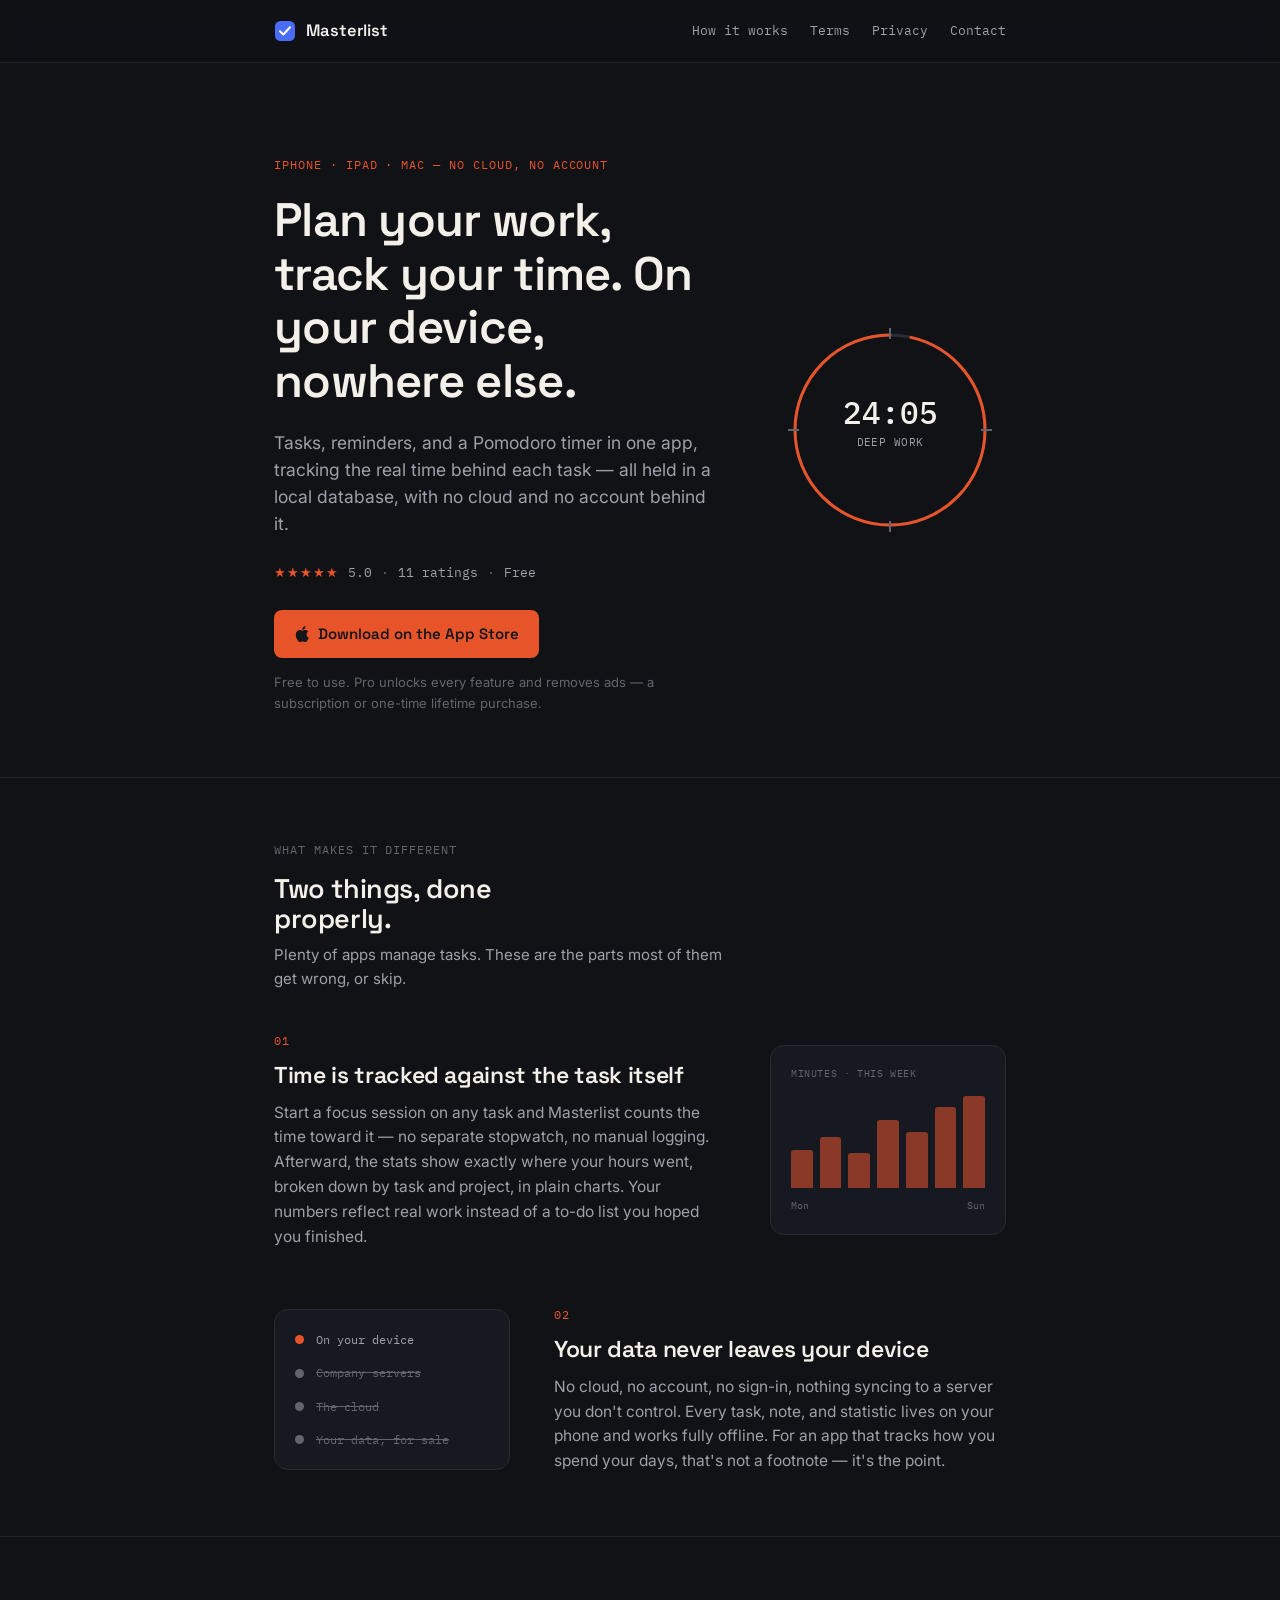
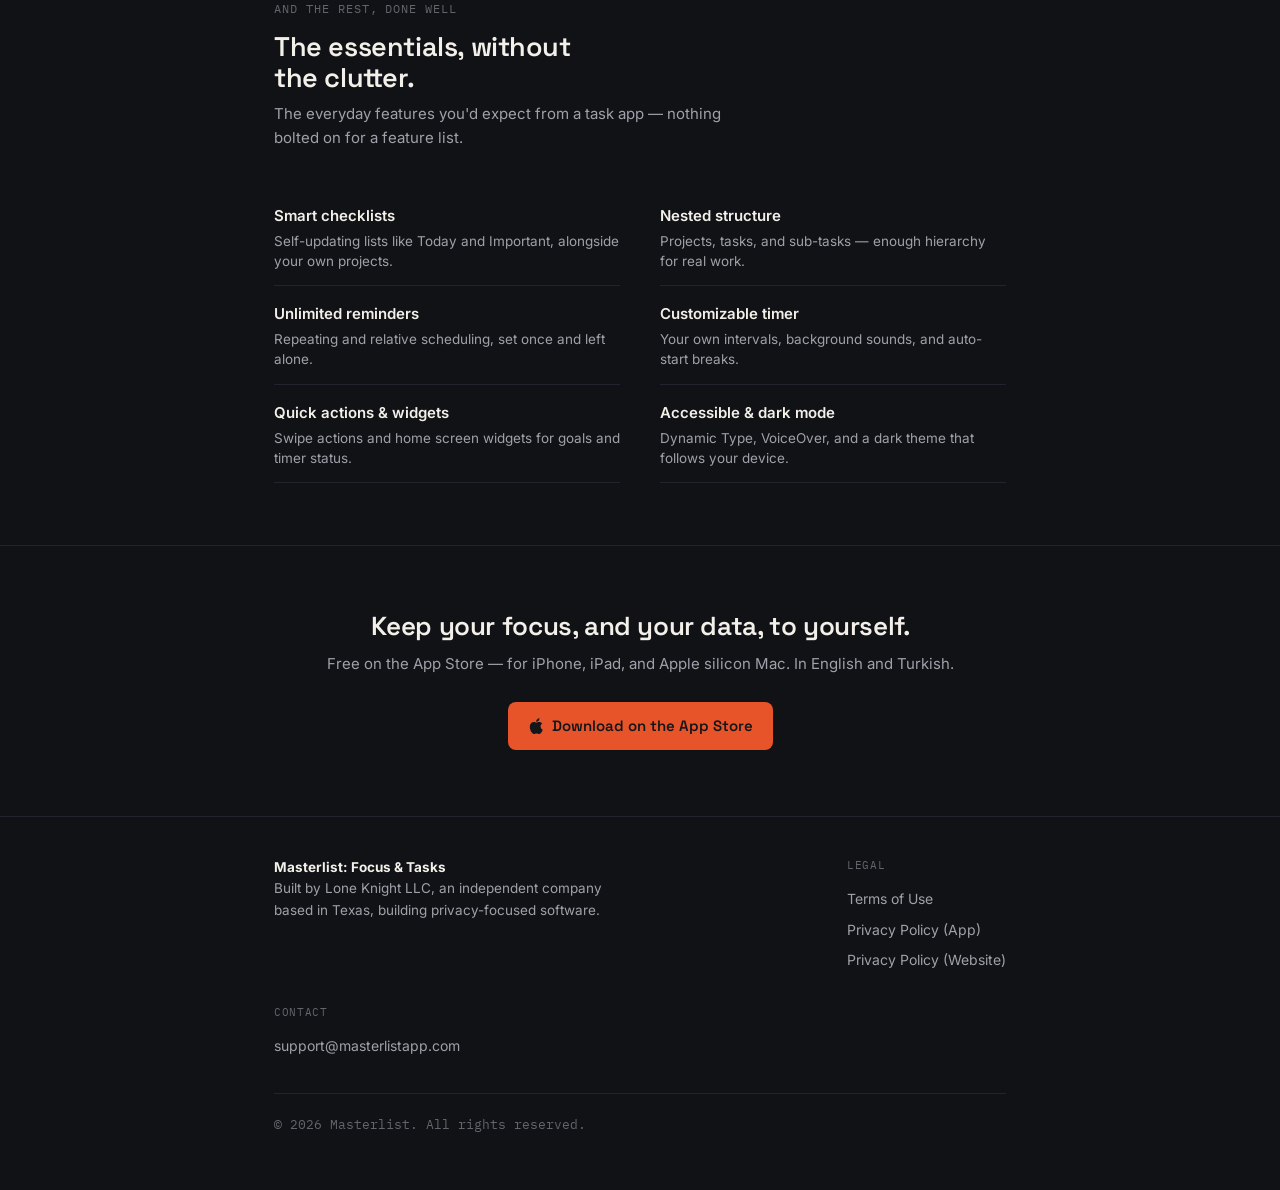
<file: index.html>
<!doctype html>
<html lang="en">
<head>
<meta charset="utf-8">
<meta name="viewport" content="width=device-width, initial-scale=1">
<title>Masterlist — Tasks, focus timer, and time tracking, kept on your device</title>
<meta name="description" content="Tasks, reminders, and a Pomodoro timer in one app for iPhone, iPad, and Mac. Tracks the time behind each task, and stores everything in a local database on your device — no cloud, no account.">
<link rel="stylesheet" href="/styles.css">
<link rel="icon" href="data:,">
</head>
<body>

<header class="hd">
  <div class="wrap">
    <a href="/" class="brand">
      <svg class="brand-mark" viewBox="0 0 22 22" fill="none">
        <rect x="1" y="1" width="20" height="20" rx="5.5" fill="#4a6cf7"/>
        <path d="M6 11.2L9.3 14.5L16 7.2" stroke="white" stroke-width="2" stroke-linecap="round" stroke-linejoin="round"/>
      </svg>
      Masterlist
    </a>
    <nav class="nav">
      <a href="#how">How it works</a>
      <a href="/terms-of-use/">Terms</a>
      <a href="/privacy-policy/">Privacy</a>
      <a href="/contact/">Contact</a>
    </nav>
  </div>
</header>

<main>

  <!-- HERO -->
  <section class="hero">
    <div class="wrap hero-grid">
      <div class="hero-copy">
        <div class="eyebrow">iPhone · iPad · Mac — no cloud, no account</div>
        <h1 class="title">Plan your work, track your time. On your device, nowhere else.</h1>
        <p class="lede">Tasks, reminders, and a Pomodoro timer in one app, tracking the real time behind each task — all held in a local database, with no cloud and no account behind it.</p>
        <div class="rating">
          <span class="stars">★★★★★</span>
          <span>5.0</span><span class="sep">·</span>
          <span>11 ratings</span><span class="sep">·</span>
          <span>Free</span>
        </div>
        <a class="btn" href="https://apps.apple.com/us/app/masterlist-focus-tasks/id1486131008?platform=iphone">
          <svg width="15" height="18" viewBox="0 0 15 18" fill="currentColor"><path d="M12.5 9.6c0-2 1.6-3 1.7-3-.9-1.4-2.4-1.5-2.9-1.6-1.2-.1-2.4.7-3 .7-.6 0-1.6-.7-2.6-.7C4.4 5 3.2 5.7 2.5 7c-1.4 2.4-.4 6 1 8 .7 1 1.5 2 2.5 2 1 0 1.4-.6 2.6-.6 1.2 0 1.5.6 2.6.6 1.1 0 1.8-1 2.4-2 .8-1.1 1.1-2.2 1.1-2.3-.1 0-2.1-.8-2.1-3.1zM10.6 3.8c.5-.7.9-1.6.8-2.6-.8 0-1.8.6-2.4 1.2-.5.6-1 1.5-.8 2.4.9.1 1.8-.4 2.4-1z"/></svg>
          Download on the App Store
        </a>
        <p class="hero-fine">Free to use. Pro unlocks every feature and removes ads — a subscription or one-time lifetime purchase.</p>
      </div>

      <div class="dial-wrap">
        <svg class="dial" viewBox="0 0 232 232" role="img" aria-label="A focus timer counting down on the task 'Deep work', its ring depleting as time runs out">
          <circle class="dial-track" cx="116" cy="116" r="95"/>
          <circle class="dial-arc" id="dialArc" cx="116" cy="116" r="95"/>
          <g class="dial-tick">
            <line x1="116" y1="14" x2="116" y2="25"/>
            <line x1="218" y1="116" x2="207" y2="116"/>
            <line x1="116" y1="218" x2="116" y2="207"/>
            <line x1="14" y1="116" x2="25" y2="116"/>
          </g>
          <text x="116" y="110" text-anchor="middle" class="dial-time" id="dialTime">25:00</text>
          <text x="116" y="132" text-anchor="middle" class="dial-task">DEEP WORK</text>
        </svg>
      </div>
    </div>
  </section>

  <!-- THE TWO PILLARS -->
  <section class="sec" id="how">
    <div class="wrap">
      <div class="kicker">What makes it different</div>
      <h2 class="sec-title">Two things, done properly.</h2>
      <p class="sec-sub">Plenty of apps manage tasks. These are the parts most of them get wrong, or skip.</p>

      <div class="pillar">
        <div class="pillar-body">
          <div class="pillar-index">01</div>
          <h3>Time is tracked against the task itself</h3>
          <p>Start a focus session on any task and Masterlist counts the time toward it — no separate stopwatch, no manual logging. Afterward, the stats show exactly where your hours went, broken down by task and project, in plain charts. Your numbers reflect real work instead of a to-do list you hoped you finished.</p>
        </div>
        <div class="pillar-art" aria-hidden="true">
          <div class="chart-cap">Minutes · this week</div>
          <div class="bars">
            <span style="height:42%"></span>
            <span style="height:56%"></span>
            <span style="height:38%"></span>
            <span style="height:74%"></span>
            <span style="height:61%"></span>
            <span style="height:88%"></span>
            <span style="height:100%"></span>
          </div>
          <div class="chart-foot"><span>Mon</span><span>Sun</span></div>
        </div>
      </div>

      <div class="pillar flip">
        <div class="pillar-body">
          <div class="pillar-index">02</div>
          <h3>Your data never leaves your device</h3>
          <p>No cloud, no account, no sign-in, nothing syncing to a server you don't control. Every task, note, and statistic lives on your phone and works fully offline. For an app that tracks how you spend your days, that's not a footnote — it's the point.</p>
        </div>
        <div class="pillar-art" aria-hidden="true">
          <div class="priv-art">
            <div class="priv-row on">
              <span class="priv-dot"></span>
              <span class="lbl">On your device</span>
            </div>
            <div class="priv-row off">
              <span class="priv-dot"></span>
              <span class="lbl">Company servers</span>
            </div>
            <div class="priv-row off">
              <span class="priv-dot"></span>
              <span class="lbl">The cloud</span>
            </div>
            <div class="priv-row off">
              <span class="priv-dot"></span>
              <span class="lbl">Your data, for sale</span>
            </div>
          </div>
        </div>
      </div>
    </div>
  </section>

  <!-- EVERYTHING ELSE -->
  <section class="sec">
    <div class="wrap">
      <div class="kicker">And the rest, done well</div>
      <h2 class="sec-title">The essentials, without the clutter.</h2>
      <p class="sec-sub">The everyday features you'd expect from a task app — nothing bolted on for a feature list.</p>

      <div class="rest">
        <div class="rest-item">
          <h4>Smart checklists</h4>
          <p>Self-updating lists like Today and Important, alongside your own projects.</p>
        </div>
        <div class="rest-item">
          <h4>Nested structure</h4>
          <p>Projects, tasks, and sub-tasks — enough hierarchy for real work.</p>
        </div>
        <div class="rest-item">
          <h4>Unlimited reminders</h4>
          <p>Repeating and relative scheduling, set once and left alone.</p>
        </div>
        <div class="rest-item">
          <h4>Customizable timer</h4>
          <p>Your own intervals, background sounds, and auto-start breaks.</p>
        </div>
        <div class="rest-item">
          <h4>Quick actions &amp; widgets</h4>
          <p>Swipe actions and home screen widgets for goals and timer status.</p>
        </div>
        <div class="rest-item">
          <h4>Accessible &amp; dark mode</h4>
          <p>Dynamic Type, VoiceOver, and a dark theme that follows your device.</p>
        </div>
      </div>
    </div>
  </section>

  <!-- DOWNLOAD -->
  <section class="cta">
    <div class="wrap">
      <h2>Keep your focus, and your data, to yourself.</h2>
      <p>Free on the App Store — for iPhone, iPad, and Apple silicon Mac. In English and Turkish.</p>
      <a class="btn" href="https://apps.apple.com/us/app/masterlist-focus-tasks/id1486131008?platform=iphone">
        <svg width="15" height="18" viewBox="0 0 15 18" fill="currentColor"><path d="M12.5 9.6c0-2 1.6-3 1.7-3-.9-1.4-2.4-1.5-2.9-1.6-1.2-.1-2.4.7-3 .7-.6 0-1.6-.7-2.6-.7C4.4 5 3.2 5.7 2.5 7c-1.4 2.4-.4 6 1 8 .7 1 1.5 2 2.5 2 1 0 1.4-.6 2.6-.6 1.2 0 1.5.6 2.6.6 1.1 0 1.8-1 2.4-2 .8-1.1 1.1-2.2 1.1-2.3-.1 0-2.1-.8-2.1-3.1zM10.6 3.8c.5-.7.9-1.6.8-2.6-.8 0-1.8.6-2.4 1.2-.5.6-1 1.5-.8 2.4.9.1 1.8-.4 2.4-1z"/></svg>
        Download on the App Store
      </a>
    </div>
  </section>

</main>

<footer class="ft">
  <div class="wrap">
    <div class="ft-grid">
      <div class="ft-about">
        <strong style="color:var(--text)">Masterlist: Focus &amp; Tasks</strong><br>
        Built by Lone Knight LLC, an independent company based in Texas, building privacy-focused software.
      </div>
      <div class="ft-col">
        <span class="lbl">Legal</span>
        <a href="/terms-of-use/">Terms of Use</a>
        <a href="/privacy-policy/">Privacy Policy (App)</a>
        <a href="/website-privacy-policy/">Privacy Policy (Website)</a>
      </div>
      <div class="ft-col">
        <span class="lbl">Contact</span>
        <a href="mailto:support@masterlistapp.com">support@masterlistapp.com</a>
      </div>
    </div>
    <div class="ft-bottom">© 2026 Masterlist. All rights reserved.</div>
  </div>
</footer>

<script>
(function () {
  var timeEl = document.getElementById('dialTime');
  var arcEl  = document.getElementById('dialArc');
  if (!timeEl || !arcEl) return;

  var C = 2 * Math.PI * 95;   // ring circumference (~596.9)
  var TOTAL = 25 * 60;        // a real 25:00 Pomodoro session
  var SPEED = 25;             // demo runs faster than real time so the ring visibly moves
  var reduce = window.matchMedia && window.matchMedia('(prefers-reduced-motion: reduce)').matches;

  function paint(remaining) {
    var r = Math.max(0, remaining);
    var m = Math.floor(r / 60);
    var s = Math.ceil(r % 60);
    if (s === 60) { s = 0; m += 1; }
    timeEl.textContent = m + ':' + (s < 10 ? '0' : '') + s;
    var arcLen = C * (r / TOTAL);            // remaining time = length of the red arc
    arcEl.style.strokeDasharray = arcLen.toFixed(1) + ' ' + C.toFixed(1);
  }

  // Reduced-motion: hold one correct, consistent frame and stop.
  if (reduce) { paint(TOTAL); return; }

  var start = null;
  function tick(now) {
    if (start === null) start = now;
    var elapsed = ((now - start) / 1000) * SPEED;
    if (elapsed >= TOTAL) { start = now; elapsed = 0; }   // loop into a fresh session
    paint(TOTAL - elapsed);
    requestAnimationFrame(tick);
  }
  requestAnimationFrame(tick);
})();
</script>

</body>
</html>
</file>
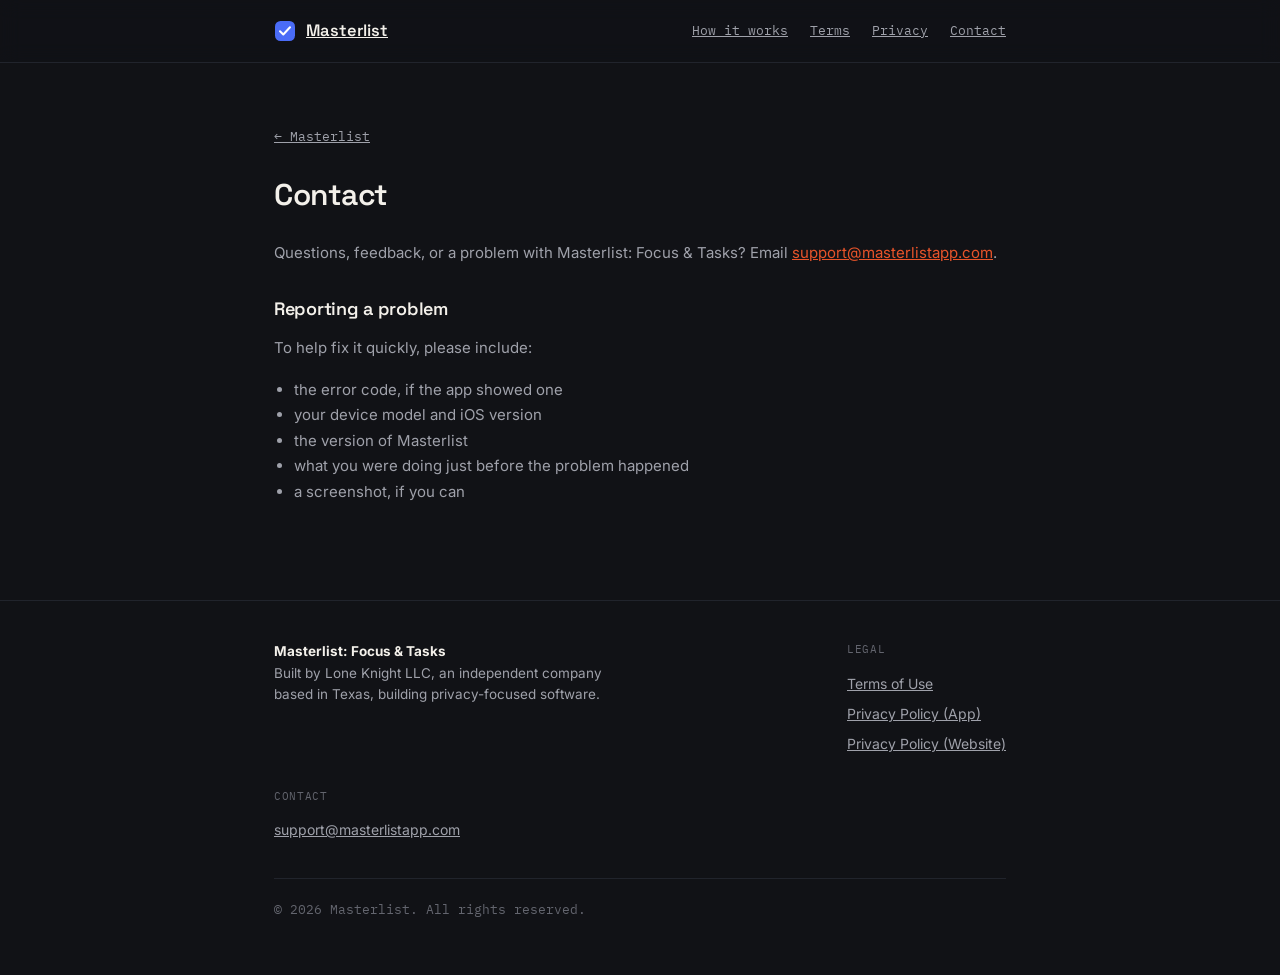
<file: contact/index.html>
<!doctype html>
<html lang="en">
<head>
<meta charset="utf-8">
<meta name="viewport" content="width=device-width, initial-scale=1">
<title>Contact — Masterlist</title>
<link rel="stylesheet" href="/styles.css">
<link rel="icon" href="data:,">
</head>
<body class="legal">

<header class="hd">
  <div class="wrap">
    <a href="/" class="brand">
      <svg class="brand-mark" viewBox="0 0 22 22" fill="none">
        <rect x="1" y="1" width="20" height="20" rx="5.5" fill="#4a6cf7"/>
        <path d="M6 11.2L9.3 14.5L16 7.2" stroke="white" stroke-width="2" stroke-linecap="round" stroke-linejoin="round"/>
      </svg>
      Masterlist
    </a>
    <nav class="nav">
      <a href="/#how">How it works</a>
      <a href="/terms-of-use/">Terms</a>
      <a href="/privacy-policy/">Privacy</a>
      <a href="/contact/">Contact</a>
    </nav>
  </div>
</header>

<main>
  <div class="wrap">
    <a href="/" class="back">← Masterlist</a>
    <h1>Contact</h1>

    <p>Questions, feedback, or a problem with Masterlist: Focus &amp; Tasks? Email <a href="mailto:support@masterlistapp.com">support@masterlistapp.com</a>.</p>

    <h2>Reporting a problem</h2>
    <p>To help fix it quickly, please include:</p>
    <ul>
      <li>the error code, if the app showed one</li>
      <li>your device model and iOS version</li>
      <li>the version of Masterlist</li>
      <li>what you were doing just before the problem happened</li>
      <li>a screenshot, if you can</li>
    </ul>
  </div>
</main>

<footer class="ft">
  <div class="wrap">
    <div class="ft-grid">
      <div class="ft-about">
        <strong style="color:var(--text)">Masterlist: Focus &amp; Tasks</strong><br>
        Built by Lone Knight LLC, an independent company based in Texas, building privacy-focused software.
      </div>
      <div class="ft-col">
        <span class="lbl">Legal</span>
        <a href="/terms-of-use/">Terms of Use</a>
        <a href="/privacy-policy/">Privacy Policy (App)</a>
        <a href="/website-privacy-policy/">Privacy Policy (Website)</a>
      </div>
      <div class="ft-col">
        <span class="lbl">Contact</span>
        <a href="mailto:support@masterlistapp.com">support@masterlistapp.com</a>
      </div>
    </div>
    <div class="ft-bottom">© 2026 Masterlist. All rights reserved.</div>
  </div>
</footer>

</body>
</html>
</file>
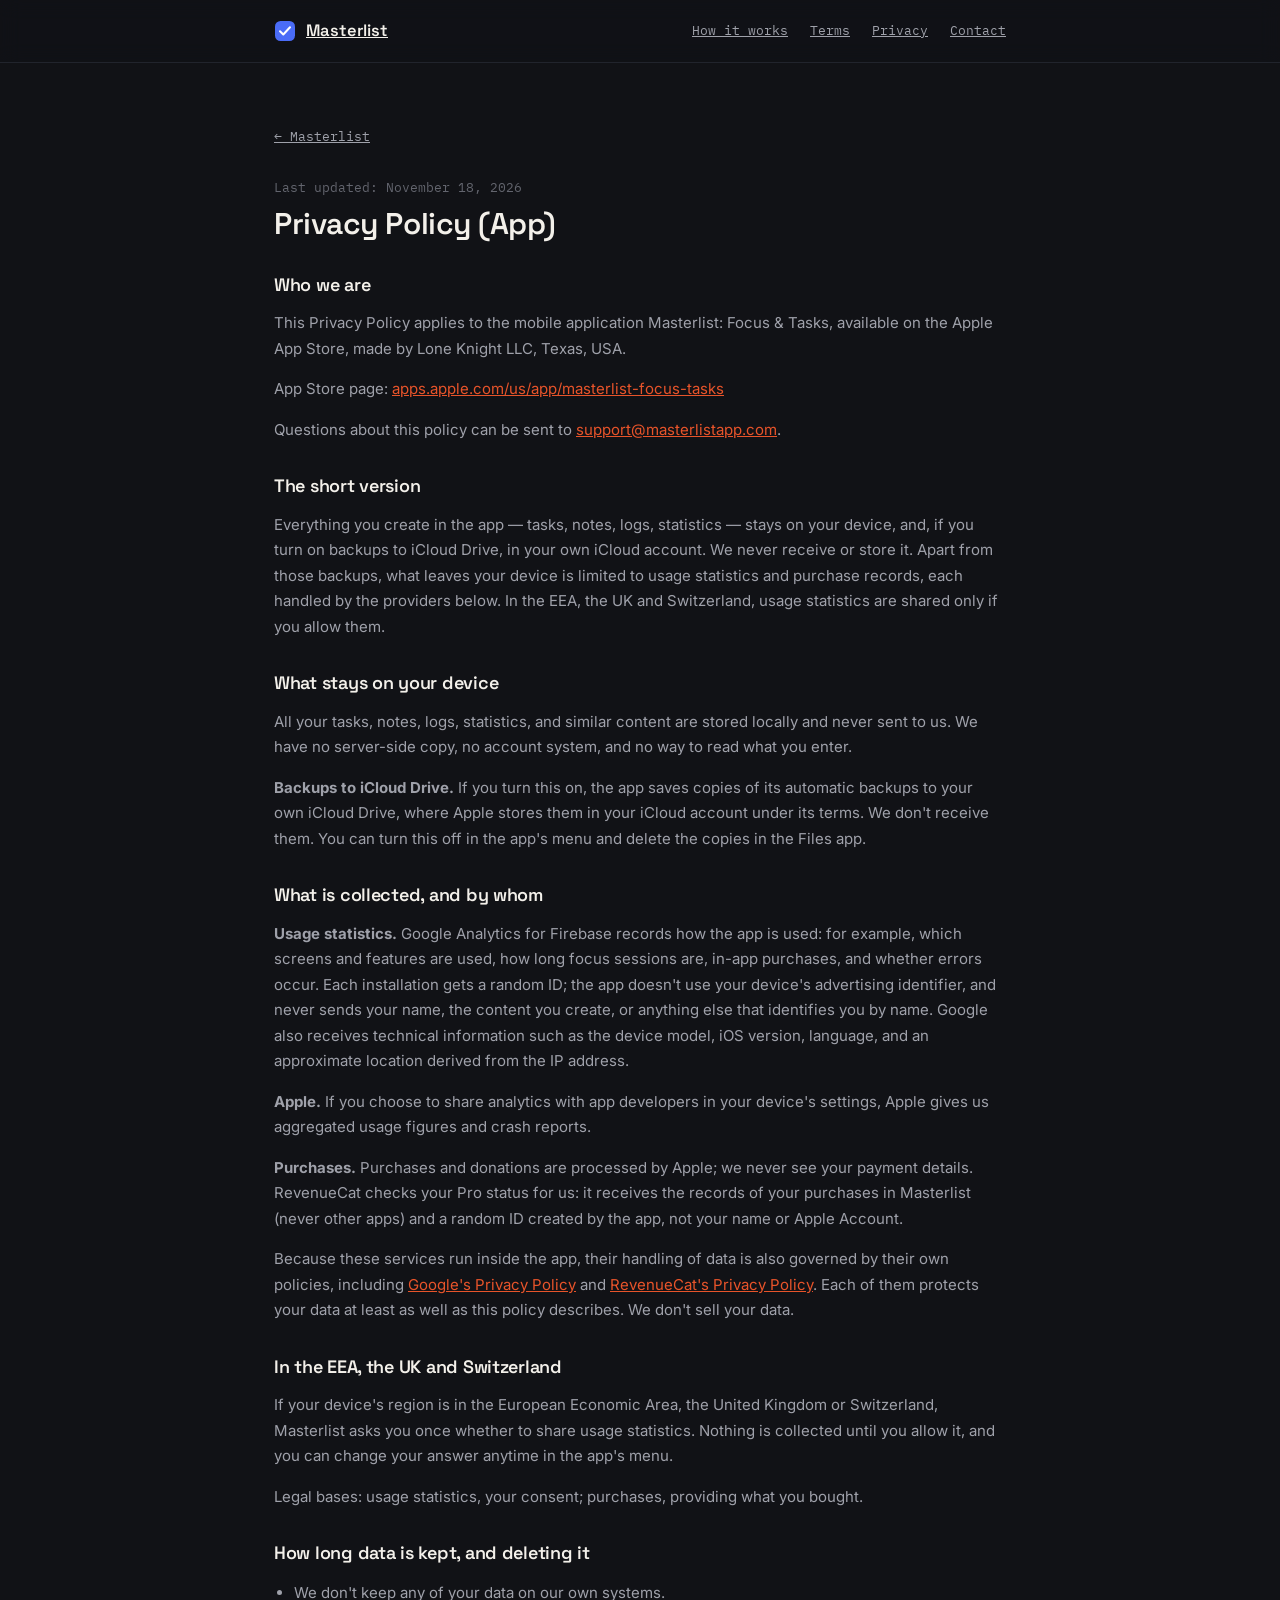
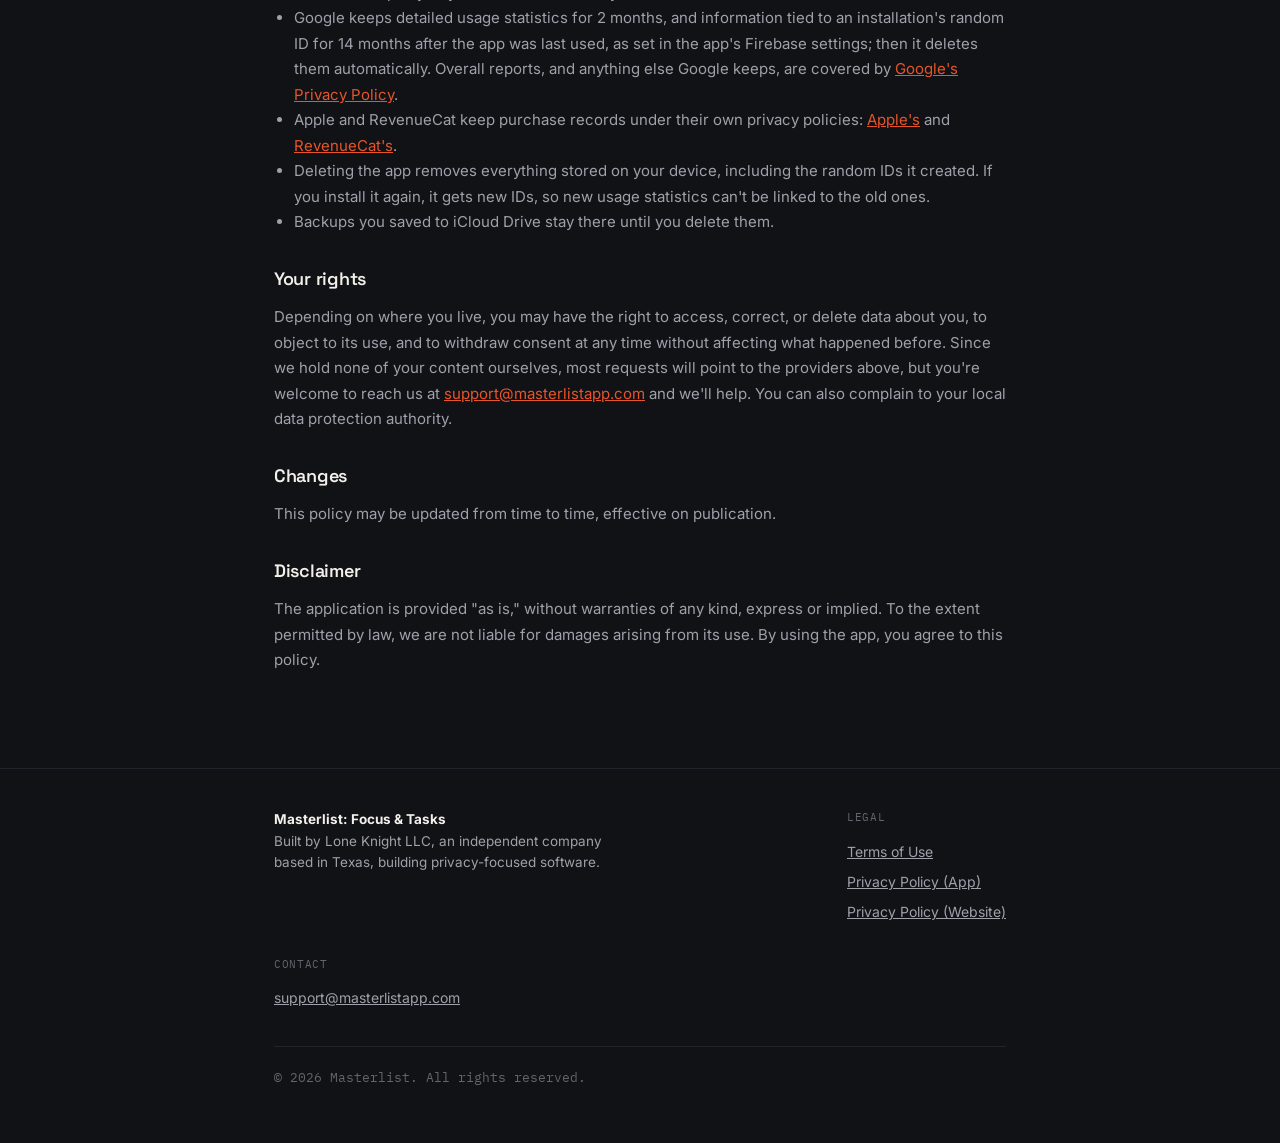
<file: privacy-policy/index.html>
<!doctype html>
<html lang="en">
<head>
<meta charset="utf-8">
<meta name="viewport" content="width=device-width, initial-scale=1">
<title>Privacy Policy (App) — Masterlist</title>
<link rel="stylesheet" href="/styles.css">
<link rel="icon" href="data:,">
</head>
<body class="legal">

<header class="hd">
  <div class="wrap">
    <a href="/" class="brand">
      <svg class="brand-mark" viewBox="0 0 22 22" fill="none">
        <rect x="1" y="1" width="20" height="20" rx="5.5" fill="#4a6cf7"/>
        <path d="M6 11.2L9.3 14.5L16 7.2" stroke="white" stroke-width="2" stroke-linecap="round" stroke-linejoin="round"/>
      </svg>
      Masterlist
    </a>
    <nav class="nav">
      <a href="/#how">How it works</a>
      <a href="/terms-of-use/">Terms</a>
      <a href="/privacy-policy/">Privacy</a>
      <a href="/contact/">Contact</a>
    </nav>
  </div>
</header>

<main>
  <div class="wrap">
    <a href="/" class="back">← Masterlist</a>
    <div class="updated">Last updated: November 18, 2026</div>
    <h1>Privacy Policy (App)</h1>

    <h2>Who we are</h2>
    <p>This Privacy Policy applies to the mobile application Masterlist: Focus &amp; Tasks, available on the Apple App Store, made by Lone Knight LLC, Texas, USA.</p>
    <p>App Store page: <a href="https://apps.apple.com/us/app/masterlist-focus-tasks/id1486131008?platform=iphone">apps.apple.com/us/app/masterlist-focus-tasks</a></p>
    <p>Questions about this policy can be sent to <a href="mailto:support@masterlistapp.com">support@masterlistapp.com</a>.</p>

    <h2>The short version</h2>
    <p>Everything you create in the app — tasks, notes, logs, statistics — stays on your device, and, if you turn on backups to iCloud Drive, in your own iCloud account. We never receive or store it. Apart from those backups, what leaves your device is limited to usage statistics and purchase records, each handled by the providers below. In the EEA, the UK and Switzerland, usage statistics are shared only if you allow them.</p>

    <h2>What stays on your device</h2>
    <p>All your tasks, notes, logs, statistics, and similar content are stored locally and never sent to us. We have no server-side copy, no account system, and no way to read what you enter.</p>
    <p><strong>Backups to iCloud Drive.</strong> If you turn this on, the app saves copies of its automatic backups to your own iCloud Drive, where Apple stores them in your iCloud account under its terms. We don't receive them. You can turn this off in the app's menu and delete the copies in the Files app.</p>

    <h2>What is collected, and by whom</h2>
    <p><strong>Usage statistics.</strong> Google Analytics for Firebase records how the app is used: for example, which screens and features are used, how long focus sessions are, in-app purchases, and whether errors occur. Each installation gets a random ID; the app doesn't use your device's advertising identifier, and never sends your name, the content you create, or anything else that identifies you by name. Google also receives technical information such as the device model, iOS version, language, and an approximate location derived from the IP address.</p>
    <p><strong>Apple.</strong> If you choose to share analytics with app developers in your device's settings, Apple gives us aggregated usage figures and crash reports.</p>
    <p><strong>Purchases.</strong> Purchases and donations are processed by Apple; we never see your payment details. RevenueCat checks your Pro status for us: it receives the records of your purchases in Masterlist (never other apps) and a random ID created by the app, not your name or Apple Account.</p>
    <p>Because these services run inside the app, their handling of data is also governed by their own policies, including <a href="https://policies.google.com/privacy">Google's Privacy Policy</a> and <a href="https://www.revenuecat.com/privacy/">RevenueCat's Privacy Policy</a>. Each of them protects your data at least as well as this policy describes. We don't sell your data.</p>

    <h2>In the EEA, the UK and Switzerland</h2>
    <p>If your device's region is in the European Economic Area, the United Kingdom or Switzerland, Masterlist asks you once whether to share usage statistics. Nothing is collected until you allow it, and you can change your answer anytime in the app's menu.</p>
    <p>Legal bases: usage statistics, your consent; purchases, providing what you bought.</p>

    <h2>How long data is kept, and deleting it</h2>
    <ul>
      <li>We don't keep any of your data on our own systems.</li>
      <li>Google keeps detailed usage statistics for 2 months, and information tied to an installation's random ID for 14 months after the app was last used, as set in the app's Firebase settings; then it deletes them automatically. Overall reports, and anything else Google keeps, are covered by <a href="https://policies.google.com/privacy">Google's Privacy Policy</a>.</li>
      <li>Apple and RevenueCat keep purchase records under their own privacy policies: <a href="https://www.apple.com/legal/privacy/">Apple's</a> and <a href="https://www.revenuecat.com/privacy/">RevenueCat's</a>.</li>
      <li>Deleting the app removes everything stored on your device, including the random IDs it created. If you install it again, it gets new IDs, so new usage statistics can't be linked to the old ones.</li>
      <li>Backups you saved to iCloud Drive stay there until you delete them.</li>
    </ul>

    <h2>Your rights</h2>
    <p>Depending on where you live, you may have the right to access, correct, or delete data about you, to object to its use, and to withdraw consent at any time without affecting what happened before. Since we hold none of your content ourselves, most requests will point to the providers above, but you're welcome to reach us at <a href="mailto:support@masterlistapp.com">support@masterlistapp.com</a> and we'll help. You can also complain to your local data protection authority.</p>

    <h2>Changes</h2>
    <p>This policy may be updated from time to time, effective on publication.</p>

    <h2>Disclaimer</h2>
    <p>The application is provided "as is," without warranties of any kind, express or implied. To the extent permitted by law, we are not liable for damages arising from its use. By using the app, you agree to this policy.</p>
  </div>
</main>

<footer class="ft">
  <div class="wrap">
    <div class="ft-grid">
      <div class="ft-about">
        <strong style="color:var(--text)">Masterlist: Focus &amp; Tasks</strong><br>
        Built by Lone Knight LLC, an independent company based in Texas, building privacy-focused software.
      </div>
      <div class="ft-col">
        <span class="lbl">Legal</span>
        <a href="/terms-of-use/">Terms of Use</a>
        <a href="/privacy-policy/">Privacy Policy (App)</a>
        <a href="/website-privacy-policy/">Privacy Policy (Website)</a>
      </div>
      <div class="ft-col">
        <span class="lbl">Contact</span>
        <a href="mailto:support@masterlistapp.com">support@masterlistapp.com</a>
      </div>
    </div>
    <div class="ft-bottom">© 2026 Masterlist. All rights reserved.</div>
  </div>
</footer>

</body>
</html>
</file>
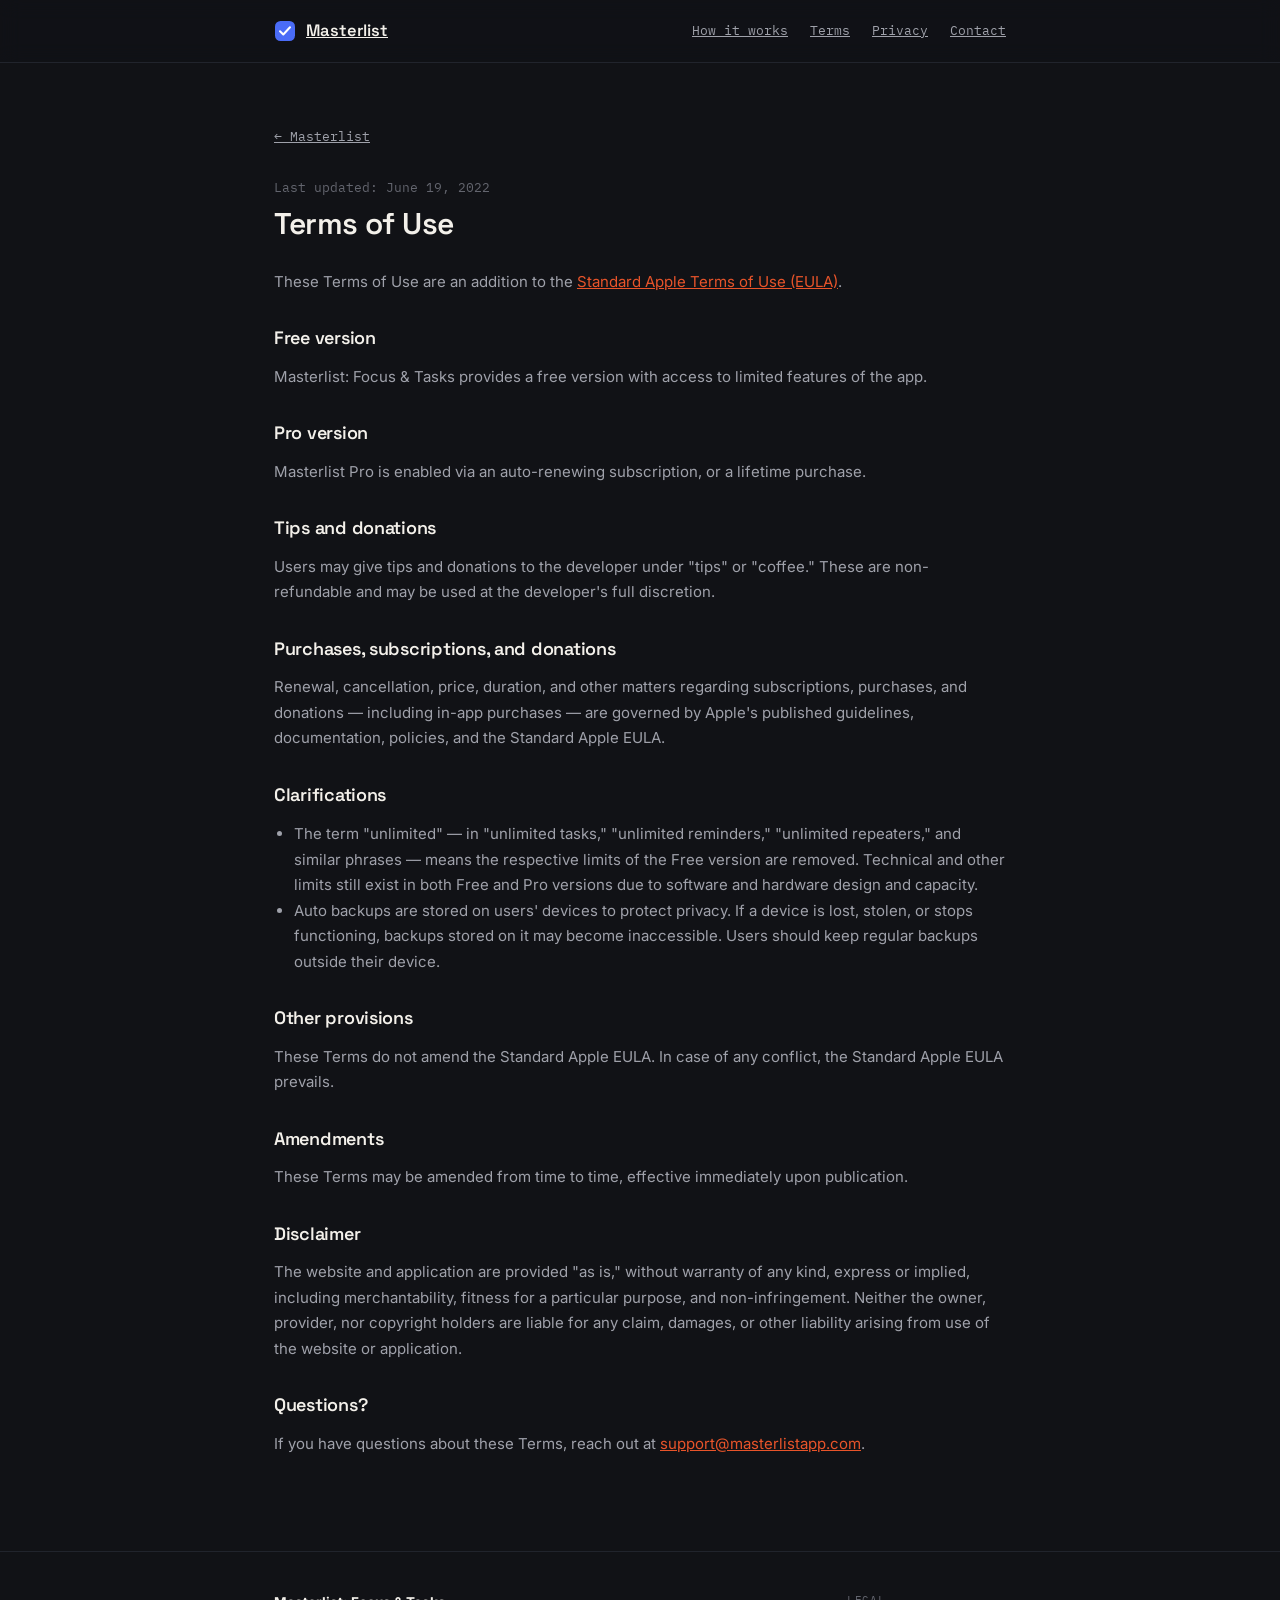
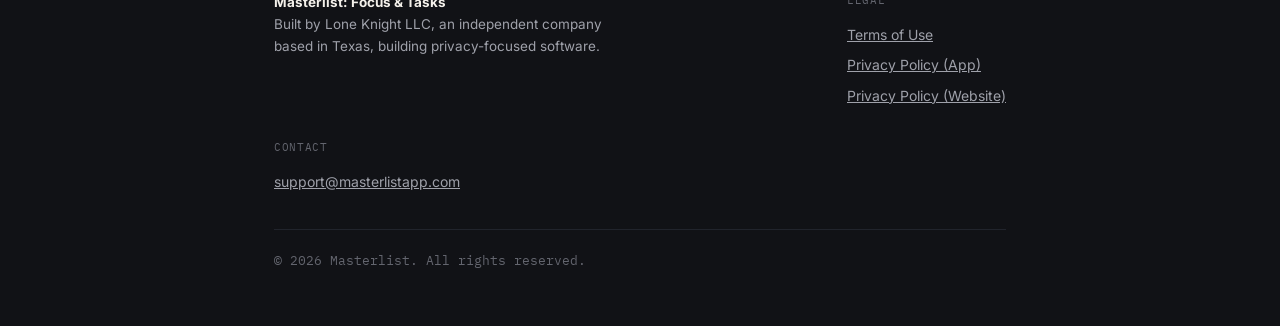
<file: terms-of-use/index.html>
<!doctype html>
<html lang="en">
<head>
<meta charset="utf-8">
<meta name="viewport" content="width=device-width, initial-scale=1">
<title>Terms of Use — Masterlist</title>
<link rel="stylesheet" href="/styles.css">
<link rel="icon" href="data:,">
</head>
<body class="legal">

<header class="hd">
  <div class="wrap">
    <a href="/" class="brand">
      <svg class="brand-mark" viewBox="0 0 22 22" fill="none">
        <rect x="1" y="1" width="20" height="20" rx="5.5" fill="#4a6cf7"/>
        <path d="M6 11.2L9.3 14.5L16 7.2" stroke="white" stroke-width="2" stroke-linecap="round" stroke-linejoin="round"/>
      </svg>
      Masterlist
    </a>
    <nav class="nav">
      <a href="/#how">How it works</a>
      <a href="/terms-of-use/">Terms</a>
      <a href="/privacy-policy/">Privacy</a>
      <a href="/contact/">Contact</a>
    </nav>
  </div>
</header>

<main>
  <div class="wrap">
    <a href="/" class="back">← Masterlist</a>
    <div class="updated">Last updated: June 19, 2022</div>
    <h1>Terms of Use</h1>

    <p>These Terms of Use are an addition to the <a href="https://www.apple.com/legal/internet-services/itunes/dev/stdeula/">Standard Apple Terms of Use (EULA)</a>.</p>

    <h2>Free version</h2>
    <p>Masterlist: Focus &amp; Tasks provides a free version with access to limited features of the app.</p>

    <h2>Pro version</h2>
    <p>Masterlist Pro is enabled via an auto-renewing subscription, or a lifetime purchase.</p>

    <h2>Tips and donations</h2>
    <p>Users may give tips and donations to the developer under "tips" or "coffee." These are non-refundable and may be used at the developer's full discretion.</p>

    <h2>Purchases, subscriptions, and donations</h2>
    <p>Renewal, cancellation, price, duration, and other matters regarding subscriptions, purchases, and donations — including in-app purchases — are governed by Apple's published guidelines, documentation, policies, and the Standard Apple EULA.</p>

    <h2>Clarifications</h2>
    <ul>
      <li>The term "unlimited" — in "unlimited tasks," "unlimited reminders," "unlimited repeaters," and similar phrases — means the respective limits of the Free version are removed. Technical and other limits still exist in both Free and Pro versions due to software and hardware design and capacity.</li>
      <li>Auto backups are stored on users' devices to protect privacy. If a device is lost, stolen, or stops functioning, backups stored on it may become inaccessible. Users should keep regular backups outside their device.</li>
    </ul>

    <h2>Other provisions</h2>
    <p>These Terms do not amend the Standard Apple EULA. In case of any conflict, the Standard Apple EULA prevails.</p>

    <h2>Amendments</h2>
    <p>These Terms may be amended from time to time, effective immediately upon publication.</p>

    <h2>Disclaimer</h2>
    <p>The website and application are provided "as is," without warranty of any kind, express or implied, including merchantability, fitness for a particular purpose, and non-infringement. Neither the owner, provider, nor copyright holders are liable for any claim, damages, or other liability arising from use of the website or application.</p>

    <h2>Questions?</h2>
    <p>If you have questions about these Terms, reach out at <a href="mailto:support@masterlistapp.com">support@masterlistapp.com</a>.</p>
  </div>
</main>

<footer class="ft">
  <div class="wrap">
    <div class="ft-grid">
      <div class="ft-about">
        <strong style="color:var(--text)">Masterlist: Focus &amp; Tasks</strong><br>
        Built by Lone Knight LLC, an independent company based in Texas, building privacy-focused software.
      </div>
      <div class="ft-col">
        <span class="lbl">Legal</span>
        <a href="/terms-of-use/">Terms of Use</a>
        <a href="/privacy-policy/">Privacy Policy (App)</a>
        <a href="/website-privacy-policy/">Privacy Policy (Website)</a>
      </div>
      <div class="ft-col">
        <span class="lbl">Contact</span>
        <a href="mailto:support@masterlistapp.com">support@masterlistapp.com</a>
      </div>
    </div>
    <div class="ft-bottom">© 2026 Masterlist. All rights reserved.</div>
  </div>
</footer>

</body>
</html>
</file>
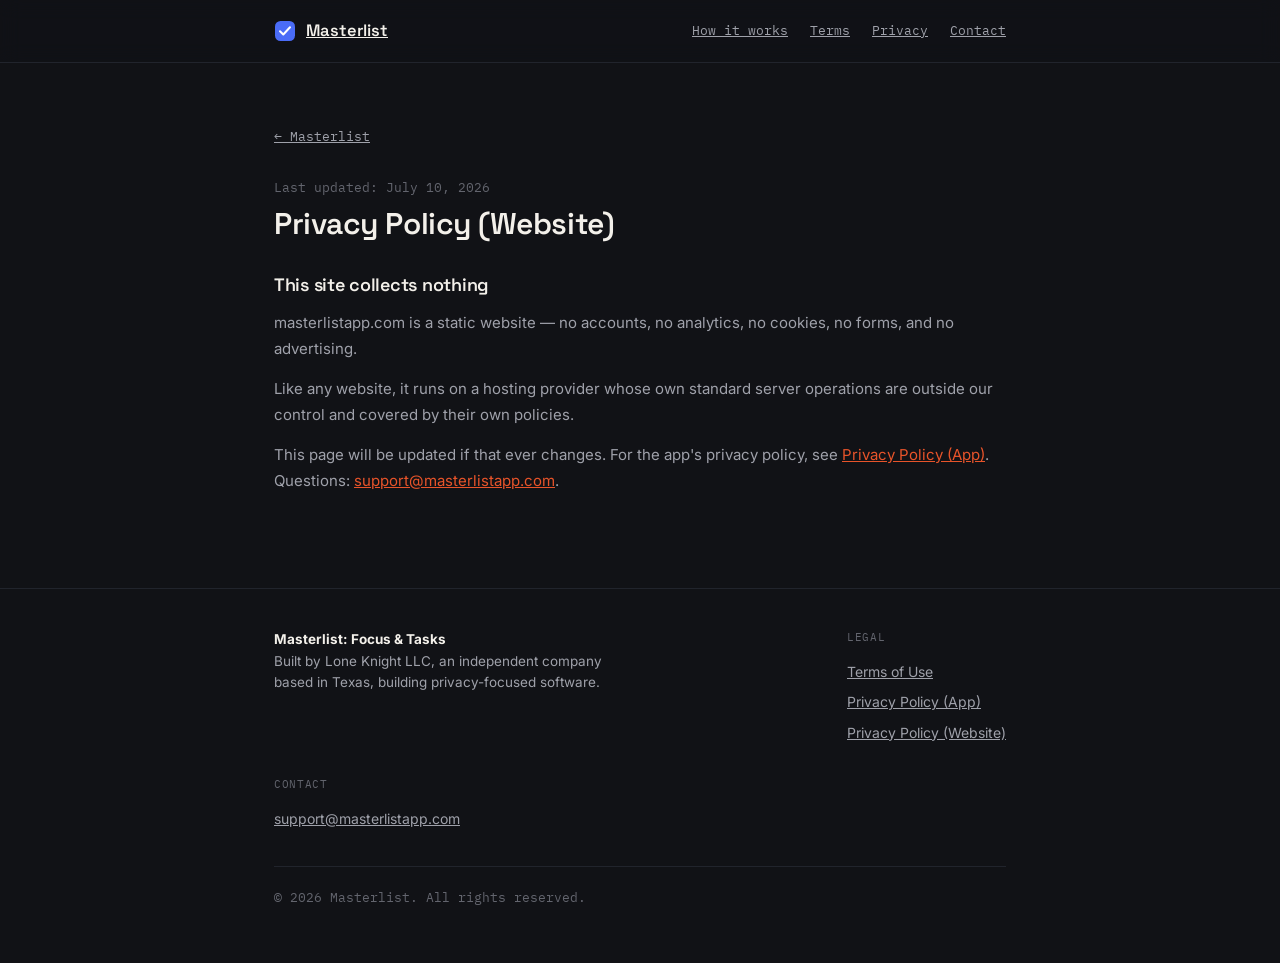
<file: website-privacy-policy/index.html>
<!doctype html>
<html lang="en">
<head>
<meta charset="utf-8">
<meta name="viewport" content="width=device-width, initial-scale=1">
<title>Privacy Policy (Website) — Masterlist</title>
<link rel="stylesheet" href="/styles.css">
<link rel="icon" href="data:,">
</head>
<body class="legal">

<header class="hd">
  <div class="wrap">
    <a href="/" class="brand">
      <svg class="brand-mark" viewBox="0 0 22 22" fill="none">
        <rect x="1" y="1" width="20" height="20" rx="5.5" fill="#4a6cf7"/>
        <path d="M6 11.2L9.3 14.5L16 7.2" stroke="white" stroke-width="2" stroke-linecap="round" stroke-linejoin="round"/>
      </svg>
      Masterlist
    </a>
    <nav class="nav">
      <a href="/#how">How it works</a>
      <a href="/terms-of-use/">Terms</a>
      <a href="/privacy-policy/">Privacy</a>
      <a href="/contact/">Contact</a>
    </nav>
  </div>
</header>

<main>
  <div class="wrap">
    <a href="/" class="back">← Masterlist</a>
    <div class="updated">Last updated: July 10, 2026</div>
    <h1>Privacy Policy (Website)</h1>

    <h2>This site collects nothing</h2>
    <p>masterlistapp.com is a static website — no accounts, no analytics, no cookies, no forms, and no advertising.</p>
    <p>Like any website, it runs on a hosting provider whose own standard server operations are outside our control and covered by their own policies.</p>
    <p>This page will be updated if that ever changes. For the app's privacy policy, see <a href="/privacy-policy/">Privacy Policy (App)</a>. Questions: <a href="mailto:support@masterlistapp.com">support@masterlistapp.com</a>.</p>
  </div>
</main>

<footer class="ft">
  <div class="wrap">
    <div class="ft-grid">
      <div class="ft-about">
        <strong style="color:var(--text)">Masterlist: Focus &amp; Tasks</strong><br>
        Built by Lone Knight LLC, an independent company based in Texas, building privacy-focused software.
      </div>
      <div class="ft-col">
        <span class="lbl">Legal</span>
        <a href="/terms-of-use/">Terms of Use</a>
        <a href="/privacy-policy/">Privacy Policy (App)</a>
        <a href="/website-privacy-policy/">Privacy Policy (Website)</a>
      </div>
      <div class="ft-col">
        <span class="lbl">Contact</span>
        <a href="mailto:support@masterlistapp.com">support@masterlistapp.com</a>
      </div>
    </div>
    <div class="ft-bottom">© 2026 Masterlist. All rights reserved.</div>
  </div>
</footer>

</body>
</html>
</file>
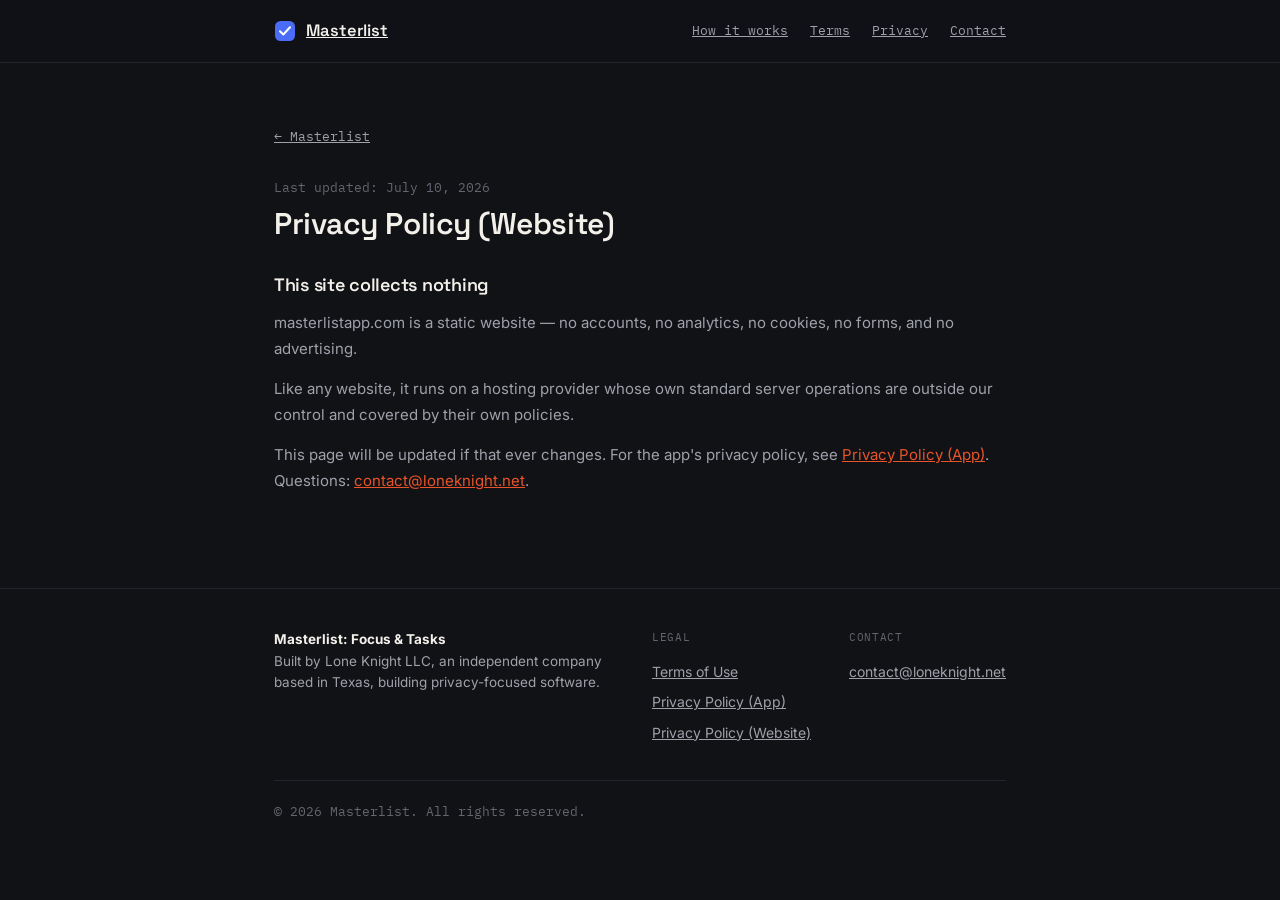
<file: privacy-policy-website.html>
<!doctype html>
<html lang="en">
<head>
<meta charset="utf-8">
<meta name="viewport" content="width=device-width, initial-scale=1">
<title>Privacy Policy (Website) — Masterlist</title>
<link rel="stylesheet" href="styles.css">
<link rel="icon" href="data:,">
</head>
<body class="legal">

<header class="hd">
  <div class="wrap">
    <a href="index.html" class="brand">
      <svg class="brand-mark" viewBox="0 0 22 22" fill="none">
        <rect x="1" y="1" width="20" height="20" rx="5.5" fill="#4a6cf7"/>
        <path d="M6 11.2L9.3 14.5L16 7.2" stroke="white" stroke-width="2" stroke-linecap="round" stroke-linejoin="round"/>
      </svg>
      Masterlist
    </a>
    <nav class="nav">
      <a href="index.html#how">How it works</a>
      <a href="terms-of-use.html">Terms</a>
      <a href="privacy-policy-app.html">Privacy</a>
      <a href="mailto:contact@loneknight.net">Contact</a>
    </nav>
  </div>
</header>

<main>
  <div class="wrap">
    <a href="index.html" class="back">← Masterlist</a>
    <div class="updated">Last updated: July 10, 2026</div>
    <h1>Privacy Policy (Website)</h1>

    <h2>This site collects nothing</h2>
    <p>masterlistapp.com is a static website — no accounts, no analytics, no cookies, no forms, and no advertising.</p>
    <p>Like any website, it runs on a hosting provider whose own standard server operations are outside our control and covered by their own policies.</p>
    <p>This page will be updated if that ever changes. For the app's privacy policy, see <a href="privacy-policy-app.html">Privacy Policy (App)</a>. Questions: <a href="mailto:contact@loneknight.net">contact@loneknight.net</a>.</p>
  </div>
</main>

<footer class="ft">
  <div class="wrap">
    <div class="ft-grid">
      <div class="ft-about">
        <strong style="color:var(--text)">Masterlist: Focus &amp; Tasks</strong><br>
        Built by Lone Knight LLC, an independent company based in Texas, building privacy-focused software.
      </div>
      <div class="ft-col">
        <span class="lbl">Legal</span>
        <a href="terms-of-use.html">Terms of Use</a>
        <a href="privacy-policy-app.html">Privacy Policy (App)</a>
        <a href="privacy-policy-website.html">Privacy Policy (Website)</a>
      </div>
      <div class="ft-col">
        <span class="lbl">Contact</span>
        <a href="mailto:contact@loneknight.net">contact@loneknight.net</a>
      </div>
    </div>
    <div class="ft-bottom">© 2026 Masterlist. All rights reserved.</div>
  </div>
</footer>

</body>
</html>
</file>
<file: styles.css>
/* ===========================================================
   Masterlist — landing site
   Concept: a focus instrument. Dark, quiet, precise.
   One accent (tomato — the color of the app's own stat charts
   and of the Pomodoro tomato). Monospace is reserved for
   measured things: times, counts, labels.
   =========================================================== */

@import url('https://fonts.googleapis.com/css2?family=Space+Grotesk:wght@400;500;600;700&family=Inter:wght@400;500;600&family=IBM+Plex+Mono:wght@400;500&display=swap');

:root {
  --bg: #111216;
  --bg-1: #171920;
  --bg-2: #1e212a;
  --line: #292c36;
  --line-soft: #21242c;

  --text: #f3f0ea;
  --dim: #9fa1aa;
  --faint: #63656e;

  --accent: #e8542a;      /* tomato */
  --accent-hi: #ff6a3d;
  --accent-soft: rgba(232,84,42,0.10);
  --icon-blue: #4a6cf7;   /* factual app-icon color, used only in the mark */

  --display: 'Space Grotesk', sans-serif;
  --body: 'Inter', sans-serif;
  --mono: 'IBM Plex Mono', monospace;

  --w: 780px;
}

* { box-sizing: border-box; }

html { scroll-behavior: smooth; }
@media (prefers-reduced-motion: reduce) {
  html { scroll-behavior: auto; }
  * { animation: none !important; transition: none !important; }
}

body {
  margin: 0;
  background: var(--bg);
  color: var(--text);
  font-family: var(--body);
  font-size: 16px;
  line-height: 1.6;
  -webkit-font-smoothing: antialiased;
}

a { color: var(--accent); text-decoration: none; }
a:hover { text-decoration: underline; }
a:focus-visible, button:focus-visible {
  outline: 2px solid var(--accent);
  outline-offset: 3px;
  border-radius: 2px;
}

h1, h2, h3 {
  font-family: var(--display);
  font-weight: 600;
  line-height: 1.14;
  letter-spacing: -0.015em;
  margin: 0;
}

.wrap { max-width: var(--w); margin: 0 auto; padding: 0 24px; }
.mono { font-family: var(--mono); }

/* ---------- header ---------- */

.hd {
  position: sticky; top: 0; z-index: 20;
  background: rgba(17,18,22,0.82);
  backdrop-filter: blur(10px);
  border-bottom: 1px solid var(--line-soft);
}
.hd .wrap { display: flex; align-items: center; justify-content: space-between; height: 62px; }

.brand {
  display: flex; align-items: center; gap: 10px;
  color: var(--text); font-family: var(--display);
  font-weight: 600; font-size: 16.5px;
}
.brand:hover { text-decoration: none; }
.brand-mark { width: 22px; height: 22px; flex-shrink: 0; }

.nav { display: flex; gap: 22px; }
.nav a {
  color: var(--dim); font-size: 13px; font-family: var(--mono);
}
.nav a:hover { color: var(--text); text-decoration: none; }

/* ---------- buttons ---------- */

.btn {
  display: inline-flex; align-items: center; gap: 9px;
  background: var(--accent); color: #14161a;
  font-family: var(--display); font-weight: 600; font-size: 15px;
  padding: 12px 20px; border-radius: 8px;
  transition: background .15s ease, transform .15s ease;
}
.btn:hover { background: var(--accent-hi); text-decoration: none; transform: translateY(-1px); }
.btn svg { display: block; }

/* ---------- hero ---------- */

.hero { padding: 92px 0 64px; }
.hero-grid { display: flex; align-items: center; gap: 52px; }
.hero-copy { flex: 1 1 340px; }

.eyebrow {
  font-family: var(--mono); font-size: 12px;
  letter-spacing: .08em; text-transform: uppercase;
  color: var(--accent); margin-bottom: 20px;
}

h1.title {
  font-size: clamp(32px, 5.2vw, 47px);
  margin-bottom: 20px;
}

.lede {
  color: var(--dim); font-size: 17.5px; line-height: 1.55;
  max-width: 44ch; margin: 0 0 26px;
}

.rating {
  display: flex; align-items: center; gap: 9px;
  font-family: var(--mono); font-size: 13px; color: var(--dim);
  margin-bottom: 26px;
}
.rating .stars { color: var(--accent); letter-spacing: 1px; }
.rating .sep { color: var(--faint); }

.hero-fine { color: var(--faint); font-size: 13px; margin: 14px 0 0; }

/* hero signature: the focus dial */
.dial-wrap { flex: 0 0 auto; width: 232px; }
.dial { width: 232px; height: 232px; }
.dial-track { fill: none; stroke: var(--line); stroke-width: 3; }
.dial-arc {
  fill: none; stroke: var(--accent); stroke-width: 3; stroke-linecap: round;
  transform-origin: 116px 116px; transform: rotate(90deg) scale(-1, 1);
  stroke-dasharray: 596.9 596.9;
}
.dial-tick { stroke: var(--faint); stroke-width: 2; }
.dial-time { font-family: var(--mono); fill: var(--text); font-size: 31px; font-weight: 500; }
.dial-task { font-family: var(--mono); fill: var(--dim); font-size: 10.5px; letter-spacing: .04em; }

/* ---------- section shell ---------- */

.sec { padding: 62px 0; border-top: 1px solid var(--line-soft); }

.kicker {
  font-family: var(--mono); font-size: 12px;
  letter-spacing: .08em; text-transform: uppercase;
  color: var(--faint); margin-bottom: 14px;
}
.sec > .wrap > h2.sec-title {
  font-size: 27px; max-width: 20ch; margin-bottom: 8px;
}
.sec-sub { color: var(--dim); font-size: 15px; max-width: 52ch; margin: 0 0 40px; }

/* ---------- the two pillars ---------- */

.pillar { display: flex; gap: 44px; align-items: center; }
.pillar + .pillar { margin-top: 56px; }
.pillar.flip { flex-direction: row-reverse; }

.pillar-body { flex: 1 1 320px; }
.pillar-index {
  font-family: var(--mono); font-size: 12px; color: var(--accent);
  letter-spacing: .1em; margin-bottom: 12px;
}
.pillar h3 { font-size: 23px; margin-bottom: 12px; }
.pillar p { color: var(--dim); font-size: 15.5px; margin: 0; }

.pillar-art {
  flex: 0 0 236px; width: 236px;
  background: var(--bg-1); border: 1px solid var(--line);
  border-radius: 14px; padding: 20px;
}

/* mini bar chart art */
.chart-cap {
  font-family: var(--mono); font-size: 10px; color: var(--faint);
  letter-spacing: .06em; text-transform: uppercase; margin-bottom: 14px;
}
.bars { display: flex; align-items: flex-end; gap: 7px; height: 92px; }
.bars span {
  flex: 1; background: var(--accent); border-radius: 3px 3px 0 0;
  opacity: .55; transition: opacity .2s ease;
}
.pillar-art:hover .bars span { opacity: .9; }
.chart-foot {
  display: flex; justify-content: space-between;
  font-family: var(--mono); font-size: 10px; color: var(--faint);
  margin-top: 10px;
}

/* privacy art: device holds data, cloud is struck */
.priv-art { display: flex; flex-direction: column; gap: 14px; align-items: center; }
.priv-row {
  display: flex; align-items: center; gap: 12px; width: 100%;
  font-family: var(--mono); font-size: 12px;
}
.priv-row .lbl { color: var(--dim); }
.priv-row.on .dot { background: var(--accent); }
.priv-row.off .lbl { color: var(--faint); text-decoration: line-through; }
.priv-dot { width: 9px; height: 9px; border-radius: 50%; background: var(--faint); flex-shrink: 0; }
.priv-row.on .priv-dot { background: var(--accent); }
.priv-glyph { flex-shrink: 0; }

/* ---------- everything else grid ---------- */

.rest {
  display: grid; grid-template-columns: 1fr 1fr;
  gap: 2px 40px;
}
.rest-item { padding: 14px 0; border-bottom: 1px solid var(--line-soft); }
.rest-item h4 {
  font-family: var(--body); font-weight: 600; font-size: 15px;
  margin: 0 0 3px; color: var(--text);
}
.rest-item p { margin: 0; color: var(--dim); font-size: 13.5px; line-height: 1.5; }

/* ---------- download band ---------- */

.cta { padding: 66px 0; border-top: 1px solid var(--line-soft); text-align: center; }
.cta h2 { font-size: 26px; margin-bottom: 10px; }
.cta p { color: var(--dim); font-size: 15px; margin: 0 0 26px; }

/* ---------- footer ---------- */

.ft { border-top: 1px solid var(--line-soft); padding: 40px 0 56px; }
.ft-grid { display: flex; flex-wrap: wrap; gap: 32px; justify-content: space-between; }
.ft-about { max-width: 340px; color: var(--dim); font-size: 13.5px; }
.ft-col { display: flex; flex-direction: column; gap: 8px; }
.ft-col .lbl {
  font-family: var(--mono); font-size: 11px; text-transform: uppercase;
  letter-spacing: .06em; color: var(--faint); margin-bottom: 6px;
}
.ft-col a { color: var(--dim); font-size: 14px; }
.ft-col a:hover { color: var(--text); }
.ft-bottom {
  margin-top: 36px; padding-top: 20px; border-top: 1px solid var(--line-soft);
  color: var(--faint); font-size: 12.5px; font-family: var(--mono);
}

/* ---------- legal pages ---------- */

.legal main { padding: 60px 0 80px; }
.legal .updated { font-family: var(--mono); color: var(--faint); font-size: 13px; margin-bottom: 8px; }
.legal h1 { font-size: 30px; margin-bottom: 28px; }
.legal h2 { font-size: 18px; margin: 34px 0 12px; }
.legal p, .legal li { color: var(--dim); font-size: 15px; line-height: 1.7; }
.legal ul { padding-left: 20px; }
.legal a { text-decoration: underline; }
.legal code {
  font-family: var(--mono); font-size: 13px;
  background: var(--bg-2); padding: 1px 5px; border-radius: 4px; color: var(--text);
}
.back {
  display: inline-flex; align-items: center; gap: 6px;
  font-family: var(--mono); font-size: 13px; color: var(--dim); margin-bottom: 30px;
}
.back:hover { color: var(--accent); text-decoration: none; }

/* ---------- responsive ---------- */

@media (max-width: 720px) {
  .nav { display: none; }
  .hero { padding: 64px 0 48px; }
  .hero-grid { flex-direction: column-reverse; align-items: flex-start; gap: 36px; }
  .dial-wrap, .dial { width: 176px; }
  .dial { height: 176px; }
  .pillar, .pillar.flip { flex-direction: column; align-items: flex-start; gap: 24px; }
  .pillar-art { width: 100%; flex-basis: auto; }
  .rest { grid-template-columns: 1fr; gap: 0; }
}
</file>
